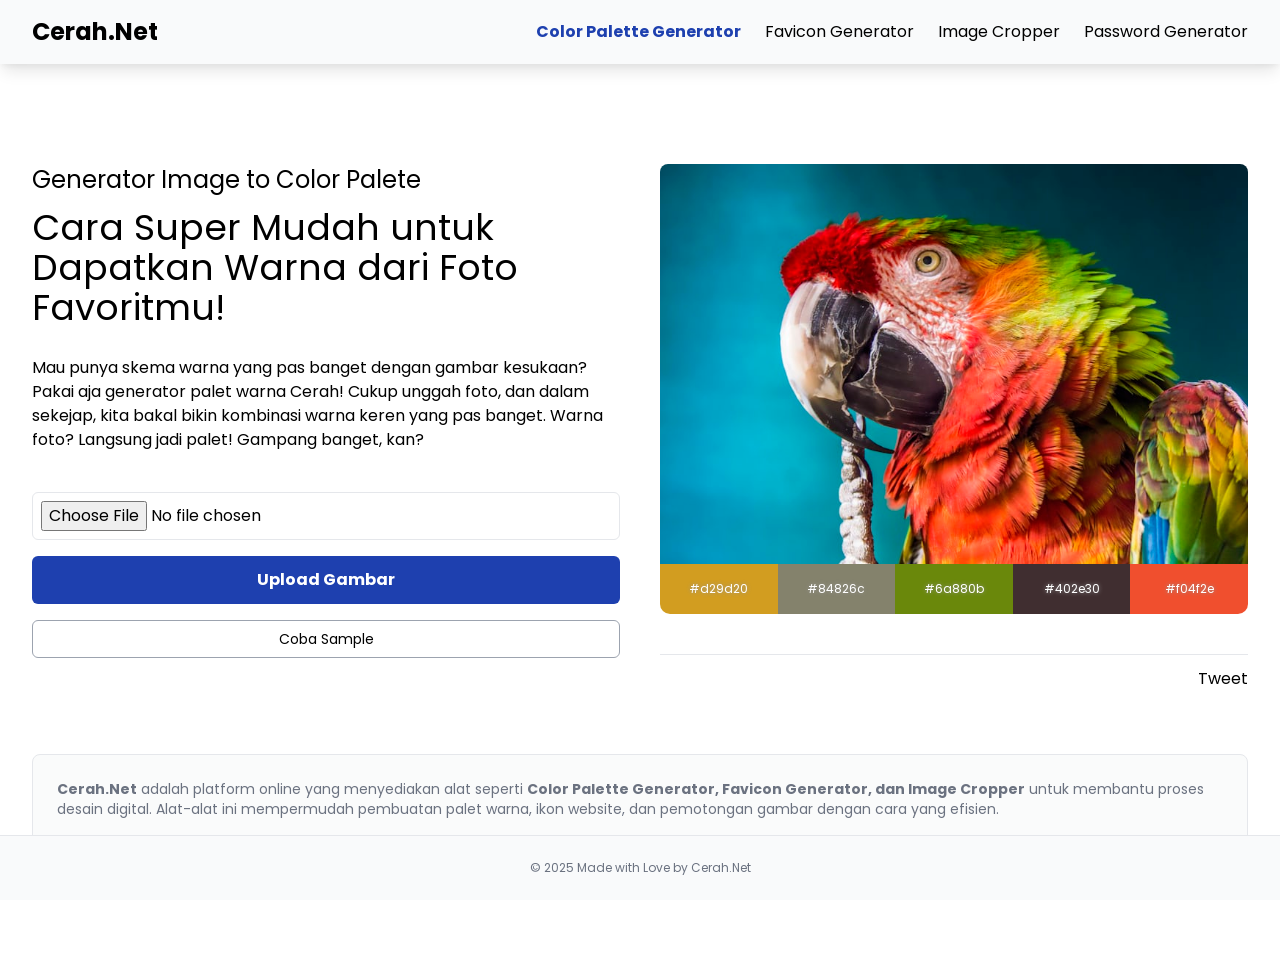
<file: index.html>
<!DOCTYPE html>
<html lang="en">

<head>
    <title>Cerah.Net | Color Palette Generator - Menghasilkan Palet Warna dari Foto</title>

    <meta charset="UTF-8">
    <meta name="viewport" content="width=device-width, initial-scale=1.0">
    <meta name="description"
        content="Cerah.Net membantu Anda membuat palet warna yang indah dari gambar favorit. Unggah gambar dan dapatkan skema warna otomatis yang cocok dengan foto Anda.">
    <meta name="keywords" content="palet warna, generator palet warna, foto, warna gambar, desain, warna keren">
    <meta name="author" content="Cerah.Net">
    <meta name="robots" content="index, follow">

    <!-- Open Graph Tags for Facebook -->
    <meta property="og:title" content="Cerah.Net | Color Palette Generator - Menghasilkan Palet Warna dari Foto">
    <meta property="og:description"
        content="Cerah.Net membantu Anda membuat palet warna yang indah dari gambar favorit. Unggah gambar dan dapatkan skema warna otomatis yang cocok dengan foto Anda.">
    <meta property="og:image" content="https://cerah.net/assets/logo.png">
    <meta property="og:url" content="https://cerah.net/color-palette-generator">

    <!-- Twitter Card Tags -->
    <meta name="twitter:title" content="Cerah.Net | Color Palette Generator - Menghasilkan Palet Warna dari Foto">
    <meta name="twitter:description"
        content="Cerah.Net membantu Anda membuat palet warna yang indah dari gambar favorit. Unggah gambar dan dapatkan skema warna otomatis yang cocok dengan foto Anda.">
    <meta name="twitter:image" content="https://cerah.net/assets/logo.png">
    <meta name="twitter:card" content="summary_large_image">

    <!-- Favicon -->
    <link rel="icon" href="/favicon.ico" type="image/x-icon">
    <link rel="apple-touch-icon" href="/assets/apple-touch-icon.png">
    <link rel="icon" sizes="192x192" href="/assets/android-chrome-192x192.png">
    <link rel="icon" sizes="512x512" href="/assets/android-chrome-512x512.png">
    <meta name="msapplication-TileImage" content="/assets/mstile-150x150.png">
    <meta name="msapplication-TileColor" content="#000000">

    <!-- Styles -->
    <link href="/assets/tailwind.min.css" rel="stylesheet">
    <link href="/assets/style.css" rel="stylesheet">

    <!-- Script -->
    <script src="/assets/script.js" defer></script>
    <script src="/color-palette-generator/script.js" async></script>
    <script src="/color-palette-generator/vibrant.min.js" async></script>

    <!-- Schema Markup -->
    <script type="application/ld+json">
    {
        "@context": "https://schema.org",
        "@type": "WebPage",
        "name": "Cerah.Net | Image Upload and Color Palette Generator",
        "description": "Cerah.Net membantu Anda membuat palet warna yang indah dari gambar favorit. Unggah gambar dan dapatkan skema warna otomatis yang cocok dengan foto Anda.",
        "url": "https://cerah.net/color-palette-generator",
        "image": "https://cerah.net/assets/logo.png",
        "publisher": {
            "@type": "Organization",
            "name": "Cerah.Net",
            "logo": {
                "@type": "ImageObject",
                "url": "https://cerah.net/assets/logo.png"
            }
        },
        "mainEntityOfPage": {
            "@type": "WebPage",
            "@id": "https://cerah.net/color-palette-generator"
        }
    }
    </script>
    <link rel="canonical" href="https://cerah.net" />
</head>

<body>
    <h1 class="hidden">Cerah.Net</h1>
    <nav class="bg-gray-50 p-4 shadow-lg">
        <div class="max-w-7xl lg:px-4 mx-auto flex justify-between items-center">
            <!-- Logo -->
            <a href="/" class="text-2xl font-bold hover:text-blue-800">Cerah.Net</a>

            <!-- Menu items -->
            <div class="hidden lg:flex space-x-6">
                <a href="/color-palette-generator" class="text-blue-800 font-bold">Color Palette Generator</a>
                <a href="/favicon-generator" class="hover:text-blue-800">Favicon Generator</a>
                <a href="/image-cropper" class="hover:text-blue-800">Image Cropper</a>
                <a href="/password-generator" class="hover:text-blue-800">Password Generator</a>
            </div>

            <!-- Mobile menu button -->
            <div class="md:hidden flex items-center">
                <button onclick="toggleMenu()" class="text-gray-800 focus:outline-none">
                    <svg xmlns="http://w3.org/2000/svg" class="h-6 w-6" fill="none" viewBox="0 0 24 24"
                        stroke="currentColor">
                        <path stroke-linecap="round" stroke-linejoin="round" stroke-width="2"
                            d="M4 6h16M4 12h16M4 18h16">
                        </path>
                    </svg>
                </button>
            </div>
        </div>

        <!-- Mobile menu items -->
        <div id="mobile-menu" class="lg:hidden hidden mt-2 w-full">
            <a href="/color-palette-generator" class="block text-blue-800 py-2 font-bold">Color Palette Generator</a>
            <a href="/favicon-generator" class="block hover:text-blue-800 py-2">Favicon Generator</a>
            <a href="/image-cropper" class="block hover:text-blue-800 py-2">Image Cropper</a>
            <a href="/password-generator" class="block hover:text-blue-800 py-2">Password Generator</a>
        </div>
    </nav>
    <div class="max-w-7xl mx-auto p-4 md:p-8 md:py-20 pb-32 mt-5">
        <div class="lg:flex md:gap-10">
            <div class="lg:w-1/2 mb-10">
                <h2 class="text-2xl mb-3">Generator Image to Color Palete</h2>
                <h2 class="text-4xl mb-7">Cara Super Mudah untuk Dapatkan Warna dari Foto Favoritmu!</h2>
                <div class="mb-10">Mau punya skema warna yang pas banget dengan gambar kesukaan? Pakai aja generator
                    palet
                    warna Cerah! Cukup unggah foto, dan dalam sekejap, kita bakal bikin kombinasi warna keren yang pas
                    banget. Warna foto? Langsung jadi palet! Gampang banget, kan?</div>
                <form>
                    <input type="file" id="imageInput" accept="image/*"
                        class="mb-4 p-2 border rounded-md w-full hover:border-blue-300">
                    <button type="button" id="uploadButton" onclick="doUpload()"
                        class="bg-blue-800 hover:bg-opacity-70 text-white p-3 font-bold rounded-md w-full">Upload
                        Gambar</button>
                    <button type="button" id="generateButton" onclick="doGenerate()"
                        class="hover:bg-gray-300 p-2 mt-4 rounded-md w-full border border-gray-400 text-sm">Coba
                        Sample</button>
                </form>
            </div>
            <div class="lg:w-1/2">
                <div class="rounded-md">
                    <div id="loader"></div>
                    <div style="max-height: 400px; overflow:hidden">
                        <img loading="lazy" id="uploadedImage" alt="Contoh gambar yang diunggah untuk menghasilkan palet warna"
                            class="rounded-t-lg border-gray-300 w-full">
                    </div>
                    <div id="colorPalette" class="flex rounded-b-lg"></div>
                </div>
                <div class="social border-t pt-3 mt-10 flex justify-end items-center gap-2">
                    <div class="fb-share-button mb-1" data-href="https://cerah.net" data-layout="button_count">
                    </div>
                    <script async defer crossorigin="anonymous" src="https://connect.facebook.net/en_US/sdk.js#xfbml=1&version=v11.0">
                    </script>
                
                    <a href="https://twitter.com/share" class="twitter-share-button" data-text="Check out this awesome page!"
                        data-url="https://cerah.net">
                        Tweet
                    </a>
                    <script async src="https://platform.twitter.com/widgets.js" charset="utf-8"></script>
                </div>
                <!-- .social -->
            </div>
        </div>
        <!-- .flex -->

        <div class="about bg-gray-100 bg-opacity-40 mt-14 border border-gray-200 p-6 rounded-lg mb-10">
            <div class="text-sm text-gray-500"><b>Cerah.Net</b> adalah platform online yang menyediakan alat seperti
                <b>Color Palette Generator, Favicon Generator, dan Image Cropper</b> untuk membantu proses desain
                digital. Alat-alat ini mempermudah pembuatan palet warna,
                ikon website, dan pemotongan gambar dengan cara yang efisien.
            </div>
        </div>
        <!-- about -->
    </div>
    <!-- .wrapper -->

    <footer class="bg-gray-50 border-t border-gray-200 text-center text-xs text-gray-500 p-6 fixed bottom-0 w-full">
        <p>© 2025 Made with Love by Cerah.Net</p>
    </footer>

    <!-- Google tag (gtag.js) -->
    <script async src="https://googletagmanager.com/gtag/js?id=G-X7WWQ4LVM9"></script>
    <script>
        window.dataLayer = window.dataLayer || [];
        function gtag() { dataLayer.push(arguments); }
        gtag('js', new Date());

        gtag('config', 'G-X7WWQ4LVM9');
    </script>
</body>

</html>
</file>
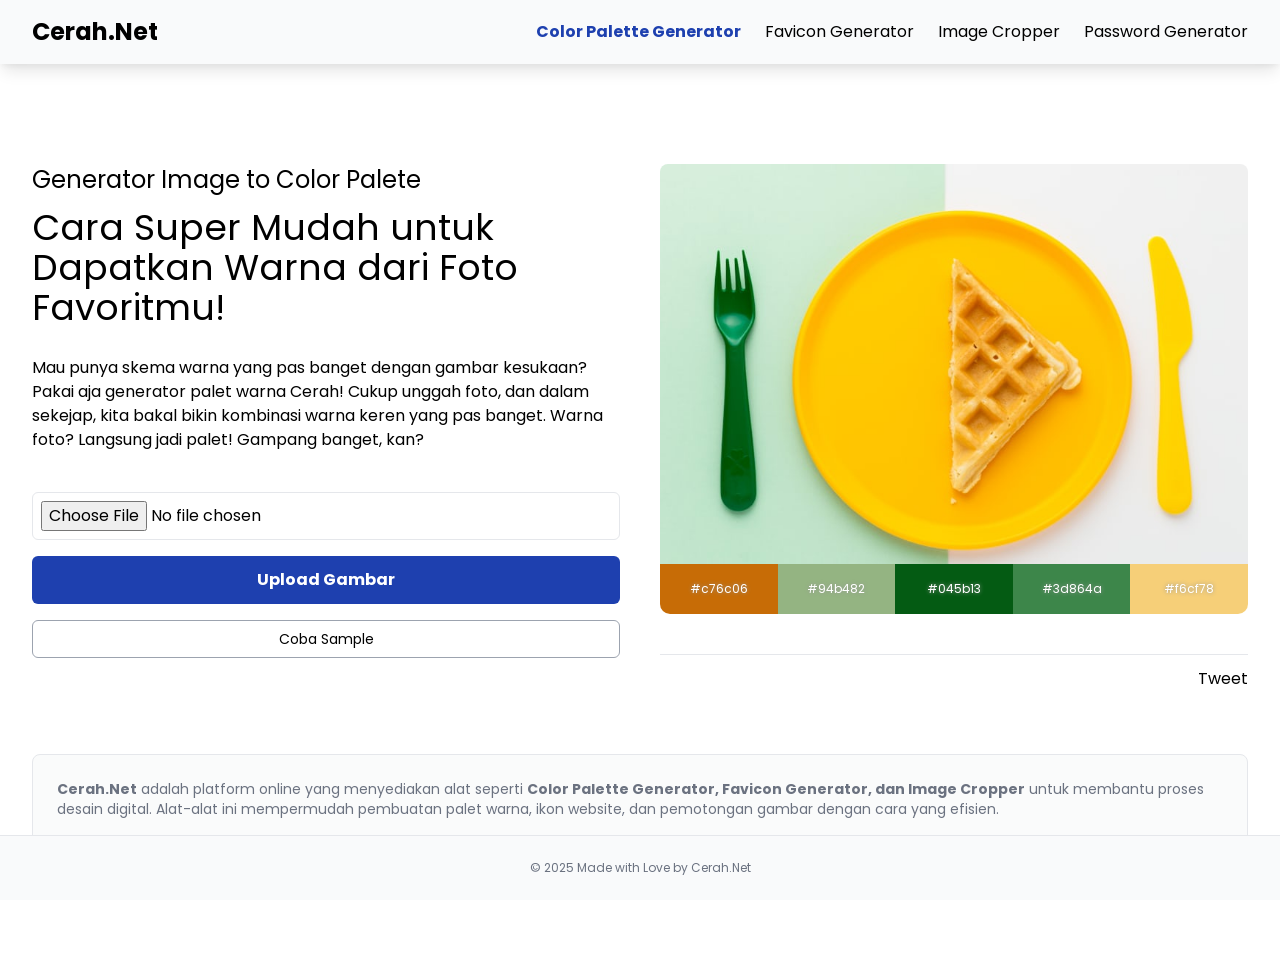
<file: color-palette-generator/index.html>
<!DOCTYPE html>
<html lang="en">

<head>
    <title>Color Palette Generator - Menghasilkan Palet Warna dari Foto | Cerah.Net</title>

    <meta charset="UTF-8">
    <meta name="viewport" content="width=device-width, initial-scale=1.0">
    <meta name="description"
        content="Cerah.Net membantu Anda membuat palet warna yang indah dari gambar favorit. Unggah gambar dan dapatkan skema warna otomatis yang cocok dengan foto Anda.">
    <meta name="keywords" content="palet warna, generator palet warna, foto, warna gambar, desain, warna keren">
    <meta name="author" content="Cerah.Net">
    <meta name="robots" content="index, follow">

    <!-- Open Graph Tags for Facebook -->
    <meta property="og:title" content="Color Palette Generator - Menghasilkan Palet Warna dari Foto | Cerah.Net">
    <meta property="og:description"
        content="Cerah.Net membantu Anda membuat palet warna yang indah dari gambar favorit. Unggah gambar dan dapatkan skema warna otomatis yang cocok dengan foto Anda.">
    <meta property="og:image" content="https://cerah.net/assets/logo.png">
    <meta property="og:url" content="https://cerah.net/color-palette-generator">

    <!-- Twitter Card Tags -->
    <meta name="twitter:title" content="Color Palette Generator - Menghasilkan Palet Warna dari Foto | Cerah.Net">
    <meta name="twitter:description"
        content="Cerah.Net membantu Anda membuat palet warna yang indah dari gambar favorit. Unggah gambar dan dapatkan skema warna otomatis yang cocok dengan foto Anda.">
    <meta name="twitter:image" content="https://cerah.net/assets/logo.png">
    <meta name="twitter:card" content="summary_large_image">

    <!-- Favicon -->
    <link rel="icon" href="../favicon.ico" type="image/x-icon">
    <link rel="apple-touch-icon" href="../assets/apple-touch-icon.png">
    <link rel="icon" sizes="192x192" href="../assets/android-chrome-192x192.png">
    <link rel="icon" sizes="512x512" href="../assets/android-chrome-512x512.png">
    <meta name="msapplication-TileImage" content="../assets/mstile-150x150.png">
    <meta name="msapplication-TileColor" content="#000000">

    <!-- Styles -->
    <link href="../assets/tailwind.min.css" rel="stylesheet">
    <link href="../assets/style.css" rel="stylesheet">

    <!-- Script -->
    <script src="../assets/script.js" defer></script>
    <script src="/color-palette-generator/vibrant.min.js" async></script>
    <script src="/color-palette-generator/script.js" async></script>

    <!-- Schema Markup -->
    <script type="application/ld+json">
    {
        "@context": "https://schema.org",
        "@type": "WebPage",
        "name": "Cerah.Net | Image Upload and Color Palette Generator",
        "description": "Cerah.Net membantu Anda membuat palet warna yang indah dari gambar favorit. Unggah gambar dan dapatkan skema warna otomatis yang cocok dengan foto Anda.",
        "url": "https://cerah.net/color-palette-generator",
        "image": "https://cerah.net/assets/logo.png",
        "publisher": {
            "@type": "Organization",
            "name": "Cerah.Net",
            "logo": {
                "@type": "ImageObject",
                "url": "https://cerah.net/assets/logo.png"
            }
        },
        "mainEntityOfPage": {
            "@type": "WebPage",
            "@id": "https://cerah.net/color-palette-generator"
        }
    }
    </script>
    <link rel="canonical" href="https://cerah.net" />
</head>

<body>
    <h1 class="hidden">Cerah.Net</h1>
    <nav class="bg-gray-50 p-4 shadow-lg">
        <div class="max-w-7xl lg:px-4 mx-auto flex justify-between items-center">
            <!-- Logo -->
            <a href="/" class="text-2xl font-bold hover:text-blue-800">Cerah.Net</a>

            <!-- Menu items -->
            <div class="hidden lg:flex space-x-6">
                <a href="/color-palette-generator" class="text-blue-800 font-bold">Color Palette Generator</a>
                <a href="/favicon-generator" class="hover:text-blue-800">Favicon Generator</a>
                <a href="/image-cropper" class="hover:text-blue-800">Image Cropper</a>
                <a href="/password-generator" class="hover:text-blue-800">Password Generator</a>
            </div>

            <!-- Mobile menu button -->
            <div class="md:hidden flex items-center">
                <button onclick="toggleMenu()" class="text-gray-800 focus:outline-none">
                    <svg xmlns="http://w3.org/2000/svg" class="h-6 w-6" fill="none" viewBox="0 0 24 24"
                        stroke="currentColor">
                        <path stroke-linecap="round" stroke-linejoin="round" stroke-width="2"
                            d="M4 6h16M4 12h16M4 18h16">
                        </path>
                    </svg>
                </button>
            </div>
        </div>

        <!-- Mobile menu items -->
        <div id="mobile-menu" class="lg:hidden hidden mt-2 w-full">
            <a href="/color-palette-generator" class="block text-blue-800 py-2 font-bold">Color Palette Generator</a>
            <a href="/favicon-generator" class="block hover:text-blue-800 py-2">Favicon Generator</a>
            <a href="/image-cropper" class="block hover:text-blue-800 py-2">Image Cropper</a>
            <a href="/password-generator" class="block hover:text-blue-800 py-2">Password Generator</a>
        </div>
    </nav>
    <div class="max-w-7xl mx-auto p-4 md:p-8 md:py-20 pb-32 mt-5">
        <div class="lg:flex md:gap-10">
            <div class="lg:w-1/2 mb-10">
                <h2 class="text-2xl mb-3">Generator Image to Color Palete</h2>
                <h2 class="text-4xl mb-7">Cara Super Mudah untuk Dapatkan Warna dari Foto Favoritmu!</h2>
                <div class="mb-10">Mau punya skema warna yang pas banget dengan gambar kesukaan? Pakai aja generator palet
                    warna Cerah! Cukup unggah foto, dan dalam sekejap, kita bakal bikin kombinasi warna keren yang pas
                    banget. Warna foto? Langsung jadi palet! Gampang banget, kan?</div>
                <form>
                    <input type="file" id="imageInput" accept="image/*"
                        class="mb-4 p-2 border rounded-md w-full hover:border-blue-300">
                    <button type="button" id="uploadButton" onclick="doUpload()"
                        class="bg-blue-800 hover:bg-opacity-70 text-white p-3 font-bold rounded-md w-full">Upload
                        Gambar</button>
                    <button type="button" id="generateButton" onclick="doGenerate()"
                        class="hover:bg-gray-300 p-2 mt-4 rounded-md w-full border border-gray-400 text-sm">Coba
                        Sample</button>
                </form>
            </div>
            <div class="lg:w-1/2">
                <div class="rounded-md">
                    <div id="loader"></div>
                    <div style="max-height: 400px; overflow:hidden">
                        <img loading="lazy" id="uploadedImage" alt="Contoh gambar yang diunggah untuk menghasilkan palet warna"
                            class="rounded-t-lg border-gray-300 w-full">
                    </div>
                    <div id="colorPalette" class="flex rounded-b-lg"></div>
                </div>
                <div class="social border-t pt-3 mt-10 flex justify-end items-center gap-2">
                    <div class="fb-share-button mb-1" data-href="https://cerah.net" data-layout="button_count">
                    </div>
                    <script async defer crossorigin="anonymous" src="https://connect.facebook.net/en_US/sdk.js#xfbml=1&version=v11.0">
                    </script>
                
                    <a href="https://twitter.com/share" class="twitter-share-button" data-text="Check out this awesome page!"
                        data-url="https://cerah.net">
                        Tweet
                    </a>
                    <script async src="https://platform.twitter.com/widgets.js" charset="utf-8"></script>
                </div>
                <!-- .social -->
            </div>
        </div>
        <!-- .flex -->

        <div class="about bg-gray-100 bg-opacity-40 mt-14 border border-gray-200 p-6 rounded-lg mb-10">
            <div class="text-sm text-gray-500"><b>Cerah.Net</b> adalah platform online yang menyediakan alat seperti
                <b>Color Palette Generator, Favicon Generator, dan Image Cropper</b> untuk membantu proses desain
                digital. Alat-alat ini mempermudah pembuatan palet warna,
                ikon website, dan pemotongan gambar dengan cara yang efisien.
            </div>
        </div>
        <!-- about -->
    </div>
    <!-- .wrapper -->

    <footer class="bg-gray-50 border-t border-gray-200 text-center text-xs text-gray-500 p-6 fixed bottom-0 w-full">
        <p>© 2025 Made with Love by Cerah.Net</p>
    </footer>

    <!-- Google tag (gtag.js) -->
    <script async src="https://googletagmanager.com/gtag/js?id=G-X7WWQ4LVM9"></script>
    <script>
        window.dataLayer = window.dataLayer || [];
        function gtag() { dataLayer.push(arguments); }
        gtag('js', new Date());

        gtag('config', 'G-X7WWQ4LVM9');
    </script>
</body>

</html>
</file>
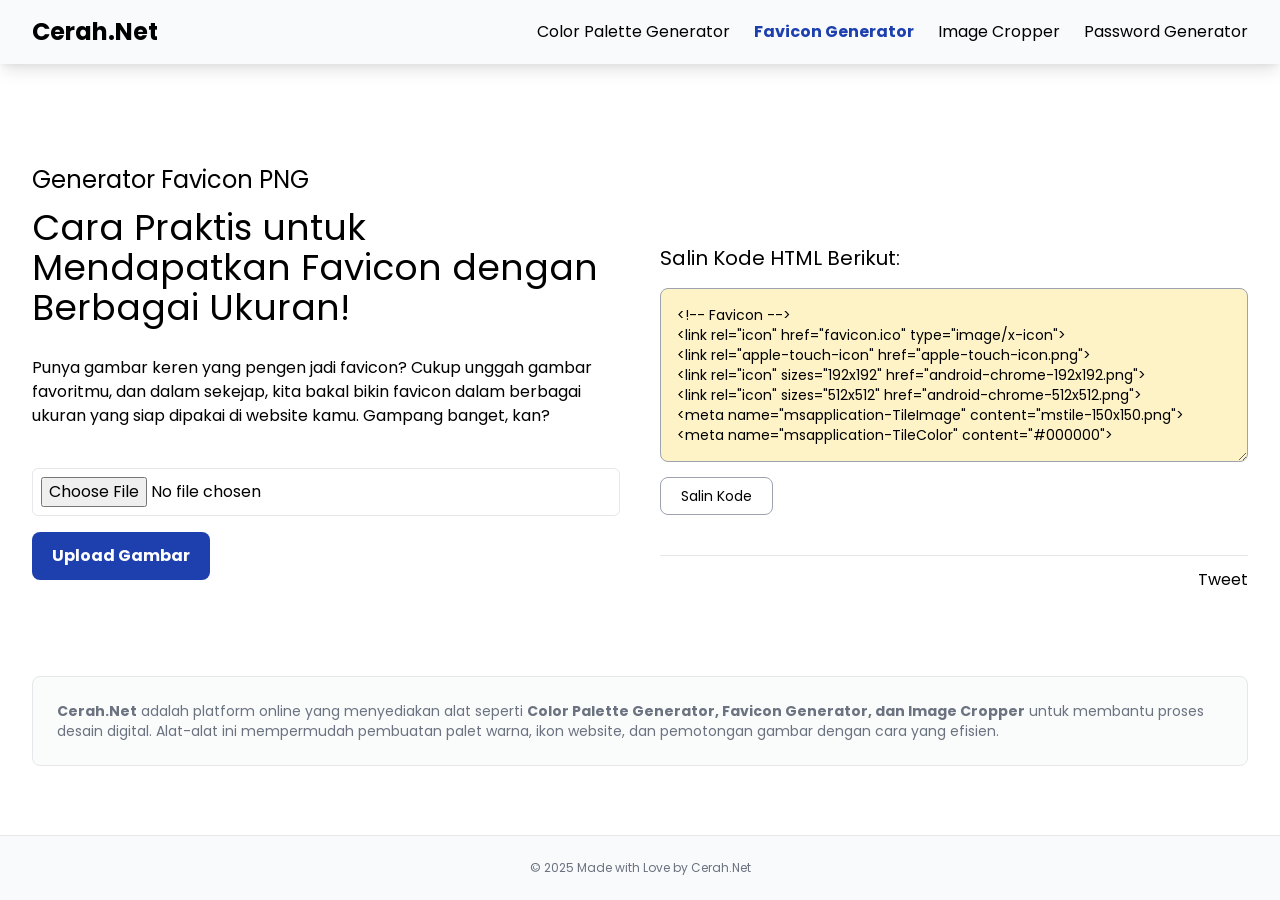
<file: favicon-generator/index.html>
<!DOCTYPE html>
<html lang="id">

<head>
    <title>Generator Favicon PNG - Mudah Membuat Favicon untuk Website | Cerah.Net</title>

    <meta charset="UTF-8">
    <meta name="viewport" content="width=device-width, initial-scale=1.0">

    <meta name="description"
        content="Cerah.Net membantu Anda membuat favicon PNG dengan mudah di berbagai ukuran untuk website Anda. Unggah gambar dan dapatkan favicon siap pakai.">
    <meta name="keywords"
        content="favicon generator, buat favicon, favicon PNG, generator favicon online, favicon website, gambar favicon, favicon untuk website">
    <meta name="author" content="Cerah.Net">
    <meta name="robots" content="index, follow">

    <!-- Open Graph Tags for Facebook -->
    <meta property="og:type" content="website">
    <meta property="og:title" content="Generator Favicon PNG - Mudah Membuat Favicon untuk Website | Cerah.Net">
    <meta property="og:description"
        content="Cerah.Net membantu Anda membuat favicon PNG dengan mudah di berbagai ukuran untuk website Anda. Unggah gambar dan dapatkan favicon siap pakai.">
    <meta property="og:url" content="https://cerah.net/favicon-generator">
    <meta property="og:image" content="https://cerah.net/assets/logo.png">
    <meta property="og:site_name" content="Cerah.Net">

    <!-- Twitter Card Tags -->
    <meta name="twitter:card" content="summary_large_image">
    <meta name="twitter:title" content="Generator Favicon PNG - Mudah Membuat Favicon untuk Website | Cerah.Net">
    <meta name="twitter:description"
        content="Cerah.Net membantu Anda membuat favicon PNG dengan mudah di berbagai ukuran untuk website Anda. Unggah gambar dan dapatkan favicon siap pakai.">
    <meta name="twitter:image" content="https://cerah.net/assets/logo.png">

    <!-- Favicon -->
    <link rel="icon" href="../favicon.ico" type="image/x-icon">
    <link rel="apple-touch-icon" href="../assets/apple-touch-icon.png">
    <link rel="icon" sizes="192x192" href="../assets/android-chrome-192x192.png">
    <link rel="icon" sizes="512x512" href="../assets/android-chrome-512x512.png">
    <meta name="msapplication-TileImage" content="../assets/mstile-150x150.png">
    <meta name="msapplication-TileColor" content="#000000">

    <!-- Styles -->
    <link href="../assets/tailwind.min.css" rel="stylesheet">
    <link href="../assets/style.css" rel="stylesheet">

    <!-- Script -->
    <script src="../assets/script.js" defer></script>
    <script src="/favicon-generator/script.js" async></script>
    <script src="/favicon-generator/jszip.min.js" async></script>
    <script src="/favicon-generator/FileSaver.min.js" async></script>

    <!-- Schema Markup -->
    <script type="application/ld+json">
        {
            "@context": "https://schema.org",
            "@type": "WebPage",
            "name": "Generator Favicon PNG",
            "description": "Cerah.Net membantu Anda membuat favicon PNG dengan mudah di berbagai ukuran untuk website Anda. Unggah gambar dan dapatkan favicon siap pakai.",
            "url": "https://cerah.net/favicon-generator",
            "image": "https://cerah.net/assets/logo.png",
            "publisher": {
                "@type": "Organization",
                "name": "Cerah.Net",
                "logo": {
                    "@type": "ImageObject",
                    "url": "https://cerah.net/assets/logo.png"
                }
            },
            "mainEntityOfPage": {
                "@type": "WebPage",
                "@id": "https://cerah.net/favicon-generator"
            }
        }
    </script>
    <link rel="canonical" href="https://cerah.net" />
</head>


<body>
    <h1 class="hidden">Generator Favicon PNG - Cerah.Net</h1>
    <nav class="bg-gray-50 p-4 shadow-lg">
        <div class="max-w-7xl lg:px-4 mx-auto flex justify-between items-center">
            <!-- Logo -->
            <a href="/" class="text-2xl font-bold hover:text-blue-800">Cerah.Net</a>

            <!-- Menu items -->
            <div class="hidden lg:flex space-x-6">
                <a href="/color-palette-generator" class="hover:text-blue-800">Color Palette Generator</a>
                <a href="/favicon-generator" class="text-blue-800 font-bold">Favicon Generator</a>
                <a href="/image-cropper" class="hover:text-blue-800">Image Cropper</a>
                <a href="/password-generator" class="hover:text-blue-800">Password Generator</a>
            </div>

            <!-- Mobile menu button -->
            <div class="md:hidden flex items-center">
                <button onclick="toggleMenu()" class="text-gray-800 focus:outline-none">
                    <svg xmlns="http://www.w3.org/2000/svg" class="h-6 w-6" fill="none" viewBox="0 0 24 24"
                        stroke="currentColor">
                        <path stroke-linecap="round" stroke-linejoin="round" stroke-width="2"
                            d="M4 6h16M4 12h16M4 18h16"></path>
                    </svg>
                </button>
            </div>
        </div>

        <!-- Mobile menu items -->
        <div id="mobile-menu" class="lg:hidden hidden mt-2 w-full">
            <a href="/color-palette-generator" class="block hover:text-blue-800 py-2">Color Palette Generator</a>
            <a href="/favicon-generator" class="block text-blue-800 py-2 font-bold">Favicon Generator</a>
            <a href="/image-cropper" class="block hover:text-blue-800 py-2">Image Cropper</a>
            <a href="/password-generator" class="block hover:text-blue-800 py-2">Password Generator</a>
        </div>
    </nav>

    <div class="max-w-7xl mx-auto p-4 md:p-8 md:py-20 pb-32 mt-5">
        <div class="lg:flex md:gap-10">
            <div class="lg:w-1/2 mb-10">
                <h2 class="text-2xl mb-3">Generator Favicon PNG</h2>
                <h3 class="text-4xl mb-7">Cara Praktis untuk Mendapatkan Favicon dengan Berbagai Ukuran!</h3>
                <div class="mb-10">Punya gambar keren yang pengen jadi favicon? Cukup unggah gambar favoritmu, dan dalam
                    sekejap, kita bakal bikin favicon dalam berbagai ukuran yang siap dipakai di website kamu. Gampang
                    banget, kan?</div>
                <form>
                    <input type="file" id="imageUpload" accept="image/*"
                        class="mb-4 p-2 border rounded-md w-full hover:border-blue-300">
                    <button type="button" id="uploadBtn"
                        class="bg-blue-800 text-white py-3 px-5 font-bold rounded-lg hover:bg-opacity-70 w-full md:w-auto"
                        onclick="doAction()">Upload Gambar</button>
                </form>
            </div>
            <div class="lg:w-1/2 lg:pt-14">
                <div id="codeBlock">
                    <div id="previewUpload" class="mb-6"></div>
                    <h3 class="text-xl mb-4">Salin Kode HTML Berikut:</h3>
                    <textarea id="codeTextArea" rows="7"
                        class="border border-gray-400 bg-yellow-100 p-4 rounded-lg w-full text-sm" readonly><!-- Favicon -->
<link rel="icon" href="favicon.ico" type="image/x-icon">
<link rel="apple-touch-icon" href="apple-touch-icon.png">
<link rel="icon" sizes="192x192" href="android-chrome-192x192.png">
<link rel="icon" sizes="512x512" href="android-chrome-512x512.png">
<meta name="msapplication-TileImage" content="mstile-150x150.png">
<meta name="msapplication-TileColor" content="#000000"></textarea>
                    <div class="mt-2 flex justify-between">
                        <button onclick="doCopy()"
                            class="border border-gray-400 hover:bg-gray-200 py-2 px-5 text-sm rounded-lg">Salin
                            Kode</button>
                        <button type="button" id="downloadBtn" onclick="downloadAllFavicon()"
                            class="ml-5 border border-blue-800 bg-blue-800 bg-opacity-40 hover:bg-opacity-50 text-blue-800 py-1 px-5 text-sm font-bold rounded-lg"
                            style="display: none;">Unduh favicon.zip</button>
                    </div>
                </div>
                <div class="social border-t pt-3 mt-10 flex justify-end items-center gap-2">
                    <div class="fb-share-button mb-1" data-href="https://cerah.net" data-layout="button_count">
                    </div>
                    <script async defer crossorigin="anonymous" src="https://connect.facebook.net/en_US/sdk.js#xfbml=1&version=v11.0">
                    </script>
                
                    <a href="https://twitter.com/share" class="twitter-share-button" data-text="Check out this awesome page!"
                        data-url="https://cerah.net">
                        Tweet
                    </a>
                    <script async src="https://platform.twitter.com/widgets.js" charset="utf-8"></script>
                </div>
                <!-- .social -->
            </div>
        </div>
        <!-- flex -->

        <div class="about bg-gray-100 bg-opacity-40 mt-14 border border-gray-200 p-6 rounded-lg mb-10">
            <div class="text-sm text-gray-500"><b>Cerah.Net</b> adalah platform online yang menyediakan alat seperti
                <b>Color Palette Generator, Favicon Generator, dan Image Cropper</b> untuk membantu proses desain
                digital. Alat-alat ini mempermudah pembuatan palet warna,
                ikon website, dan pemotongan gambar dengan cara yang efisien.
            </div>
        </div>
        <!-- about -->
    </div>
    <!-- wrapper -->

    <canvas id="canvas" style="display: none;"></canvas>

    <footer class="bg-gray-50 border-t border-gray-200 text-center text-xs text-gray-500 p-6 fixed bottom-0 w-full">
        <p>© 2025 Made with Love by Cerah.Net</p>
    </footer>

    <!-- Google tag (gtag.js) -->
    <script async src="https://www.googletagmanager.com/gtag/js?id=G-X7WWQ4LVM9"></script>
    <script>
        window.dataLayer = window.dataLayer || [];
        function gtag() { dataLayer.push(arguments); }
        gtag('js', new Date());
        gtag('config', 'G-X7WWQ4LVM9');
    </script>
</body>

</html>
</file>
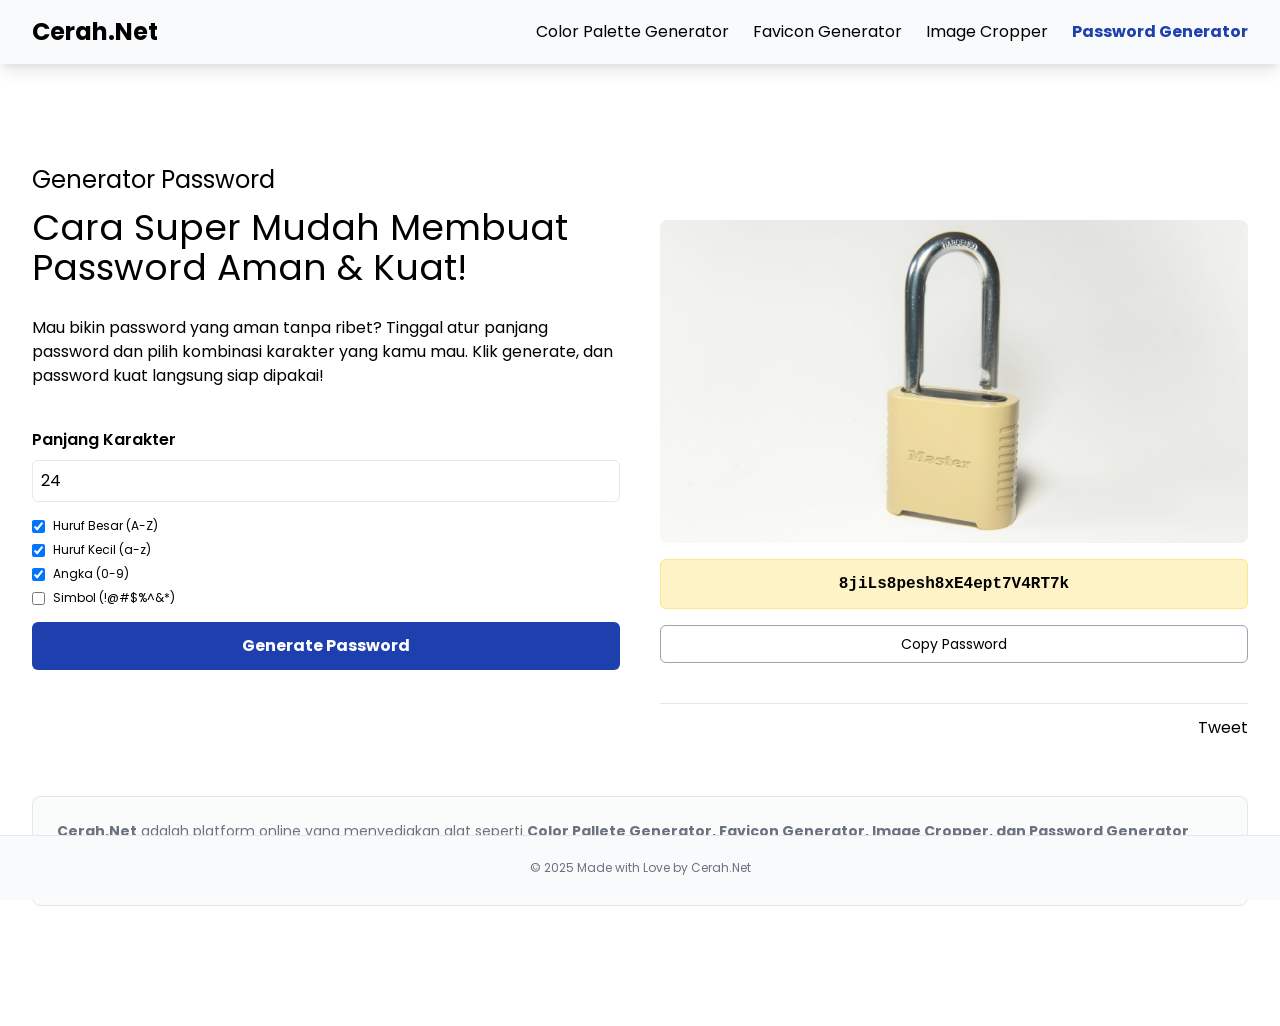
<file: password-generator/index.html>
<!DOCTYPE html>
<html lang="en">

<head>
    <title>Password Generator - Menghasilkan Palet Warna dari Foto | Cerah.Net</title>

    <meta charset="UTF-8">
    <meta name="viewport" content="width=device-width, initial-scale=1.0">
    <meta name="description"
        content="Cerah.Net menyediakan generator password gratis untuk membuat kata sandi yang kuat, aman, dan sulit ditebak. Buat password otomatis dengan kombinasi huruf, angka, dan simbol untuk melindungi akun Anda.">
    <meta name="keywords" content="password generator, generator password, buat password, kata sandi kuat, password aman, password random, keamanan akun">
    <meta name="author" content="Cerah.Net">
    <meta name="robots" content="index, follow">

    <!-- Open Graph Tags for Facebook -->
    <meta property="og:title" content="Password Generator - Buat Password Aman dan Kuat | Cerah.Net">
    <meta property="og:description"
        content="Cerah.Net menyediakan generator password gratis untuk membuat kata sandi yang kuat, aman, dan sulit ditebak. Pilih panjang dan kombinasi karakter untuk keamanan maksimal.">
    <meta property="og:image" content="https://cerah.net/assets/logo.png">
    <meta property="og:url" content="https://cerah.net/password-generator">

    <!-- Twitter Card Tags -->
    <meta name="twitter:title" content="Password Generator - Buat Password Aman dan Kuat | Cerah.Net">
    <meta name="twitter:description"
        content="Cerah.Net menyediakan generator password gratis untuk membuat kata sandi yang kuat, aman, dan sulit ditebak. Pilih panjang dan kombinasi karakter untuk keamanan maksimal.">
    <meta name="twitter:image" content="https://cerah.net/assets/logo.png">
    <meta name="twitter:card" content="summary_large_image">

    <!-- Favicon -->
    <link rel="icon" href="../favicon.ico" type="image/x-icon">
    <link rel="apple-touch-icon" href="../assets/apple-touch-icon.png">
    <link rel="icon" sizes="192x192" href="../assets/android-chrome-192x192.png">
    <link rel="icon" sizes="512x512" href="../assets/android-chrome-512x512.png">
    <meta name="msapplication-TileImage" content="../assets/mstile-150x150.png">
    <meta name="msapplication-TileColor" content="#000000">

    <!-- Styles -->
    <link href="../assets/tailwind.min.css" rel="stylesheet">
    <link href="../assets/style.css" rel="stylesheet">

    <!-- Script -->
    <script src="../assets/script.js" defer></script>

    <!-- Schema Markup -->
    <script type="application/ld+json">
    {
        "@context": "https://schema.org",
        "@type": "WebPage",
        "name": "Cerah.Net | Password Generator Aman dan Gratis",
        "description": "Cerah.Net menyediakan generator password gratis untuk membuat kata sandi yang kuat, aman, dan sulit ditebak. Pilih panjang dan kombinasi karakter untuk keamanan maksimal.",
        "url": "https://cerah.net/password-generator",
        "image": "https://cerah.net/assets/logo.png",
        "publisher": {
            "@type": "Organization",
            "name": "Cerah.Net",
            "logo": {
                "@type": "ImageObject",
                "url": "https://cerah.net/assets/logo.png"
            }
        },
        "mainEntityOfPage": {
            "@type": "WebPage",
            "@id": "https://cerah.net/password-generator"
        }
    }
    </script>
    <link rel="canonical" href="https://cerah.net" />
</head>

<body>
    <h1 class="hidden">Cerah.Net</h1>
    <nav class="bg-gray-50 p-4 shadow-lg">
        <div class="max-w-7xl lg:px-4 mx-auto flex justify-between items-center">
            <!-- Logo -->
            <a href="/" class="text-2xl font-bold hover:text-blue-800">Cerah.Net</a>

            <!-- Menu items -->
            <div class="hidden lg:flex space-x-6">
                <a href="/color-palette-generator" class="hover:text-blue-800">Color Palette Generator</a>
                <a href="/favicon-generator" class="hover:text-blue-800">Favicon Generator</a>
                <a href="/image-cropper" class="hover:text-blue-800">Image Cropper</a>
                <a href="/password-generator" class="text-blue-800 font-bold">Password Generator</a>
            </div>

            <!-- Mobile menu button -->
            <div class="md:hidden flex items-center">
                <button onclick="toggleMenu()" class="text-gray-800 focus:outline-none">
                    <svg xmlns="http://w3.org/2000/svg" class="h-6 w-6" fill="none" viewBox="0 0 24 24"
                        stroke="currentColor">
                        <path stroke-linecap="round" stroke-linejoin="round" stroke-width="2"
                            d="M4 6h16M4 12h16M4 18h16">
                        </path>
                    </svg>
                </button>
            </div>
        </div>

        <!-- Mobile menu items -->
        <div id="mobile-menu" class="lg:hidden hidden mt-2 w-full">
            <a href="/color-palette-generator" class="block hover:text-blue-800 py-2">Color Palette Generator</a>
            <a href="/favicon-generator" class="block hover:text-blue-800 py-2">Favicon Generator</a>
            <a href="/image-cropper" class="block hover:text-blue-800 py-2">Image Cropper</a>
            <a href="/password-generator" class="block text-blue-800 font-bold py-2">Password Generator</a>
        </div>
    </nav>
    <div class="max-w-7xl mx-auto p-4 md:p-8 md:py-20 pb-32 mt-5">
        <div class="lg:flex md:gap-10">
            <div class="lg:w-1/2 mb-10">
                <h2 class="text-2xl mb-3">Generator Password</h2>
                <h2 class="text-4xl mb-7">Cara Super Mudah Membuat Password Aman & Kuat!</h2>
                
                <div class="mb-10">
                    Mau bikin password yang aman tanpa ribet? Tinggal atur panjang password dan pilih
                    kombinasi karakter yang kamu mau. Klik generate, dan password kuat langsung siap dipakai!
                </div>

                <form>
                    <label class="block mb-2 font-semibold">Panjang Karakter</label>
                    <input type="number" id="lengthInput" min="4" max="50" value="24"
                        class="mb-4 p-2 border rounded-md w-full hover:border-blue-300">

                    <div class="mb-4 space-y-2 text-xs">
                        <label class="flex items-center gap-2">
                            <input type="checkbox" id="uppercase" checked>
                            Huruf Besar (A-Z)
                        </label>
                        <label class="flex items-center gap-2">
                            <input type="checkbox" id="lowercase" checked>
                            Huruf Kecil (a-z)
                        </label>
                        <label class="flex items-center gap-2">
                            <input type="checkbox" id="numbers" checked>
                            Angka (0-9)
                        </label>
                        <label class="flex items-center gap-2">
                            <input type="checkbox" id="symbols">
                            Simbol (!@#$%^&*)
                        </label>
                    </div>

                    <button type="button" onclick="generatePassword()"
                        class="bg-blue-800 hover:bg-opacity-70 text-white p-3 font-bold rounded-md w-full">
                        Generate Password
                    </button>
                </form>
            </div>
            <div class="lg:w-1/2 lg:pt-14">
                <div id="loader"></div>
                <div id="result-wrapper">
                    <img loading="lazy" id="imageDefault" src="/password-generator/image.png" 
                        alt="Password Generator" class="rounded-lg opacity-80" />
                    <input type="text" id="result"
                        class="mt-4 p-3 border border-yellow-200 bg-yellow-100 rounded-md w-full text-center font-mono font-bold"
                        placeholder="Password akan muncul di sini..." readonly>
                    <button type="button" onclick="copyPassword()"
                        class="hover:bg-gray-300 p-2 mt-4 rounded-md w-full border border-gray-400 text-sm">
                        Copy Password
                    </button>
                </div>
                <!-- #result-wrapper -->

                <div class="social border-t pt-3 mt-10 flex justify-end items-center gap-2">
                    <div class="fb-share-button mb-1" data-href="https://cerah.net" data-layout="button_count">
                    </div>
                    <script async defer crossorigin="anonymous" src="https://connect.facebook.net/en_US/sdk.js#xfbml=1&version=v11.0">
                    </script>
                
                    <a href="https://twitter.com/share" class="twitter-share-button" data-text="Check out this awesome page!"
                        data-url="https://cerah.net">
                        Tweet
                    </a>
                    <script async src="https://platform.twitter.com/widgets.js" charset="utf-8"></script>
                </div>
                <!-- .social -->
            </div>
        </div>
        <!-- .flex -->

        <div class="about bg-gray-100 bg-opacity-40 mt-14 border border-gray-200 p-6 rounded-lg mb-10">
            <div class="text-sm text-gray-500">
                <b>Cerah.Net</b> adalah platform online yang menyediakan alat seperti 
                <b>Color Pallete Generator, Favicon Generator, Image Cropper, dan Password Generator</b> untuk membantu pengguna membuat konten digital dengan aman dan efisien. 
                <b>Password Generator</b> memungkinkan Anda membuat kata sandi yang kuat, acak, dan sulit ditebak untuk melindungi akun online Anda.
            </div>
        </div>
        <!-- about -->
    </div>
    <!-- .wrapper -->

    <footer class="bg-gray-50 border-t border-gray-200 text-center text-xs text-gray-500 p-6 fixed bottom-0 w-full">
        <p>© 2025 Made with Love by Cerah.Net</p>
    </footer>

    <script>
    function generatePassword() {
        const loader = document.getElementById("loader");
        const resultWrapper = document.getElementById("result-wrapper");

        loader.style.display = "block";
        resultWrapper.style.display = "none";

        setTimeout(() => {
            const length = document.getElementById("lengthInput").value;
            const hasUpper = document.getElementById("uppercase").checked;
            const hasLower = document.getElementById("lowercase").checked;
            const hasNumber = document.getElementById("numbers").checked;
            const hasSymbol = document.getElementById("symbols").checked;

            const upper = "ABCDEFGHIJKLMNOPQRSTUVWXYZ";
            const lower = "abcdefghijklmnopqrstuvwxyz";
            const number = "0123456789";
            const symbol = "!@#$%^&*()_+";

            let allChars = "";
            if (hasUpper) allChars += upper;
            if (hasLower) allChars += lower;
            if (hasNumber) allChars += number;
            if (hasSymbol) allChars += symbol;

            if (allChars === "") {
                alert("Pilih minimal satu tipe karakter!");
                loader.style.display = "none";
                resultWrapper.style.display = "block";
                return;
            }

            let password = "";
            for (let i = 0; i < length; i++) {
                password += allChars.charAt(Math.floor(Math.random() * allChars.length));
            }

            document.getElementById("result").value = password;

            loader.style.display = "none";
            resultWrapper.style.display = "block";

        }, 300);
    }

    function copyPassword() {
        const result = document.getElementById("result");
        result.select();
        document.execCommand("copy");
        alert("Password berhasil disalin!");
    }

    generatePassword();
    </script>

    <!-- Google tag (gtag.js) -->
    <script async src="https://googletagmanager.com/gtag/js?id=G-X7WWQ4LVM9"></script>
    <script>
        window.dataLayer = window.dataLayer || [];
        function gtag() { dataLayer.push(arguments); }
        gtag('js', new Date());

        gtag('config', 'G-X7WWQ4LVM9');
    </script>
</body>

</html>
</file>
<file: assets/style.css>
@import url('https://fonts.googleapis.com/css2?family=Poppins:wght@400;700&display=swap');

body {
    font-family: 'Poppins', sans-serif;
}
.color-box {
    height: 50px;
    text-shadow: 0 0 4px #999;
}
.color-box:first-child {
    border-bottom-left-radius: 10px;
}
.color-box:last-child {
    border-bottom-right-radius: 10px;
}
#loader {
    border: 5px solid #eee;
    border-top: 5px solid #999;
    border-radius: 50%;
    width: 100px;
    height: 100px;
    margin: 100px auto;
    animation: spin 0.5s linear infinite;
}
@keyframes spin {
    0% { transform: rotate(0deg); }
    100% { transform: rotate(360deg); }
}
canvas {
    display: none;
}
</file>
